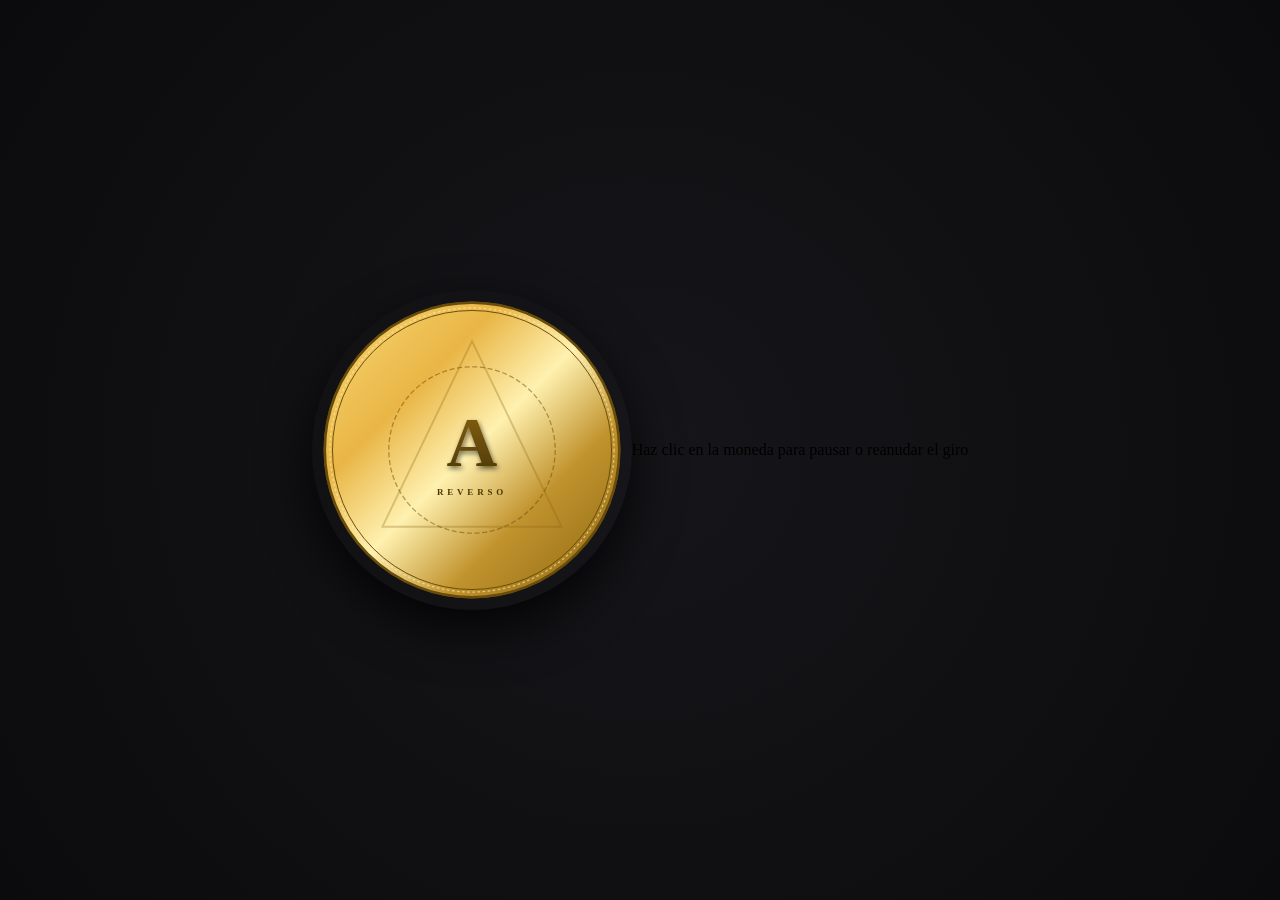
<file: aso.html>
<!DOCTYPE html>
<html lang="es">
<head>
    <meta charset="UTF-8">
    <meta name="viewport" content="width=device-width, initial-scale=1.0">
    <title>Moneda Giratoria METHAURUM</title>
    <link rel="stylesheet" href="css/aso.css">
</head>
<body>
    <div class="coin-container">
        <div class="coin" id="coin">
            <!-- Cara frontal de la moneda -->
            <div class="coin-face front">
                <svg viewBox="0 0 500 500" width="100%" height="100%">
                    <defs>
                        <!-- Gradiente dorado para la moneda -->
                        <linearGradient id="gold-grad" x1="0%" y1="0%" x2="100%" y2="100%">
                            <stop offset="0%" stop-color="#f9d976" />
                            <stop offset="30%" stop-color="#e9b646" />
                            <stop offset="50%" stop-color="#fff1b0" />
                            <stop offset="70%" stop-color="#c1932e" />
                            <stop offset="100%" stop-color="#8a640f" />
                        </linearGradient>
                        <!-- Gradiente para el relieve oscuro/profundidad -->
                        <linearGradient id="dark-gold" x1="0%" y1="0%" x2="0%" y2="100%">
                            <stop offset="0%" stop-color="#8a640f" />
                            <stop offset="100%" stop-color="#4a3504" />
                        </linearGradient>
                        <filter id="shadow" x="-20%" y="-20%" width="140%" height="140%">
                            <feDropShadow dx="2" dy="4" stdDeviation="4" flood-opacity="0.6"/>
                        </filter>
                    </defs>

                    <!-- Cuerpo base de la moneda -->
                    <circle cx="250" cy="250" r="230" fill="url(#gold-grad)" stroke="#684c0b" stroke-width="4" />
                    <!-- Borde interior ranurado o biselado -->
                    <circle cx="250" cy="250" r="222" fill="none" stroke="#fff1b0" stroke-width="2" stroke-dasharray="4,4" opacity="0.6" />
                    <circle cx="250" cy="250" r="218" fill="none" stroke="#684c0b" stroke-width="1.5" />

                    <!-- Estructura geométrica de la gran "A" (Inspirada en el logotipo) -->
                    <path d="M 250 60 L 410 390 L 350 390 L 250 170 L 150 390 L 90 390 Z" fill="url(#dark-gold)" opacity="0.15" />
                    <path d="M 250 70 L 400 380 L 360 380 L 250 190 L 140 380 L 100 380 Z" fill="url(#gold-grad)" filter="url(#shadow)" />

                    <!-- Elemento Químico 'Au' en relieve -->
                    <text x="250" y="240" font-family="'Cinzel', 'Georgia', serif" font-size="75" font-weight="bold" fill="url(#dark-gold)" text-anchor="middle" filter="url(#shadow)">Au</text>

                    <!-- Masa Atómica / Detalles a la derecha -->
                    <text x="365" y="370" font-family="sans-serif" font-size="14" font-weight="bold" fill="#523b07">79</text>

                    <!-- Texto METHAURUM en la parte inferior, arqueado sutilmente o centrado abajo -->
                    <text x="250" y="340" font-family="'Cinzel', 'Georgia', serif" font-size="24" font-weight="bold" fill="#4a3504" letter-spacing="4" text-anchor="middle">METHAURUM</text>
                </svg>
            </div>
            
            <!-- Cara posterior de la moneda (Cruz) -->
            <div class="coin-face back">
                <svg viewBox="0 0 500 500" width="100%" height="100%">
                    <!-- Cuerpo base trasero -->
                    <circle cx="250" cy="250" r="230" fill="url(#gold-grad)" stroke="#684c0b" stroke-width="4" />
                    <circle cx="250" cy="250" r="222" fill="none" stroke="#fff1b0" stroke-width="2" stroke-dasharray="4,4" opacity="0.6" />
                    <circle cx="250" cy="250" r="218" fill="none" stroke="#684c0b" stroke-width="1.5" />

                    <!-- Reutilizando la misma silueta de la A de manera inversa/simétrica o como sello trasero -->
                    <path d="M 250 80 L 390 370 L 110 370 Z" fill="none" stroke="#8a640f" stroke-width="3" opacity="0.3" />
                    
                    <!-- Un escudo circular interno sutil -->
                    <circle cx="250" cy="250" r="130" fill="none" stroke="#684c0b" stroke-width="2" stroke-dasharray="8,4" opacity="0.5" />
                    
                    <!-- Isotipo simplificado central -->
                    <text x="250" y="275" font-family="'Cinzel', 'Georgia', serif" font-size="110" font-weight="bold" fill="url(#dark-gold)" text-anchor="middle" filter="url(#shadow)">A</text>
                    <text x="250" y="320" font-family="'Cinzel', 'Georgia', serif" font-size="14" font-weight="bold" fill="#4a3504" letter-spacing="6" text-anchor="middle">REVERSO</text>
                </svg>
            </div>
        </div>
    </div>

    <!-- Instrucción de interacción -->
    <div class="instruction">Haz clic en la moneda para pausar o reanudar el giro</div>

    <script src="script/asoc.js"></script>
</body>
</html>
</file>
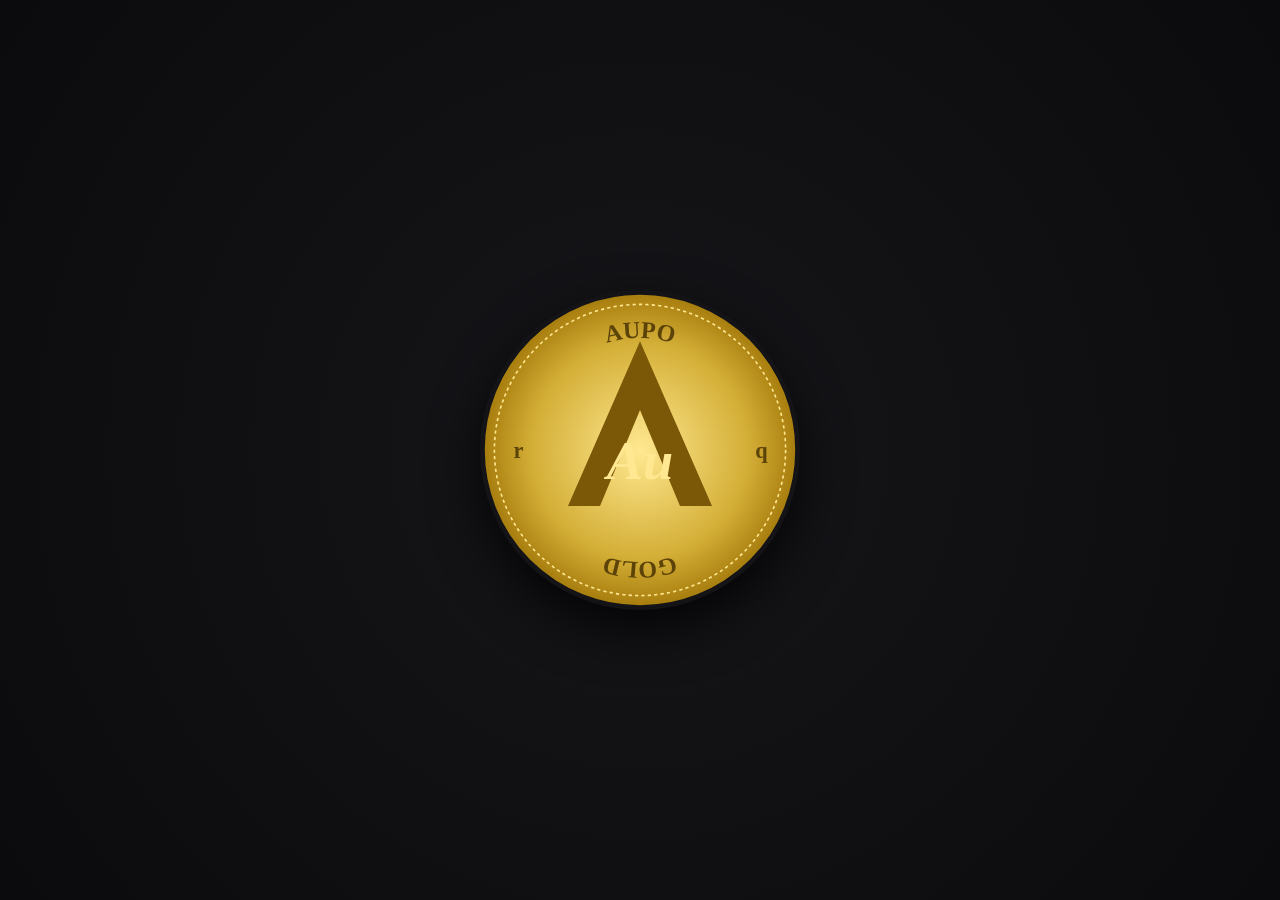
<file: asoc.html>
<!DOCTYPE html>
<html lang="es">
<head>
    <meta charset="UTF-8">
    <meta name="viewport" content="width=device-width, initial-scale=1.0">
    <title>Moneda METHAURUM 3D</title>
    <link rel="stylesheet" href="css/aso.css">
</head>
<body>
    <div class="coin-container" id="coinContainer">
        <div class="coin" id="coin">
            <!-- CARA FRONTAL (Anverso) -->
            <div class="coin-face coin-front">
                <svg viewBox="0 0 200 200" width="100%" height="100%">
                    <defs>
                        <radialGradient id="gold" cx="50%" cy="50%" r="50%">
                            <stop offset="0%" stop-color="#ffe891"/>
                            <stop offset="70%" stop-color="#d4af37"/>
                            <stop offset="100%" stop-color="#aa8010"/>
                        </radialGradient>
                    </defs>
                    <!-- Cuerpo Moneda -->
                    <circle cx="100" cy="100" r="96" fill="url(#gold)" stroke="#aa8010" stroke-width="2"/>
                    <circle cx="100" cy="100" r="91" fill="none" stroke="#ffe891" stroke-width="1" stroke-dasharray="2,2"/>
                    
                    <!-- Textos Periféricos (Curvos) -->
                    <path id="frontTopPath" d="M 30,100 A 70,70 0 0,1 170,100" fill="none"/>
                    <path id="frontBottomPath" d="M 170,100 A 70,70 0 0,1 30,100" fill="none"/>
                    <text font-family="serif" font-weight="bold" font-size="15" fill="#5c4308" text-anchor="middle">
                        <textPath href="#frontTopPath" startOffset="50%">AUPO</textPath>
                    </text>
                    <text font-family="serif" font-weight="bold" font-size="15" fill="#5c4308" text-anchor="middle">
                        <textPath href="#frontBottomPath" startOffset="50%">GOLD</textPath>
                    </text>
                    
                    <!-- Textos Laterales -->
                    <text x="24" y="105" font-family="serif" font-size="14" font-weight="bold" fill="#5c4308" text-anchor="middle">r</text>
                    <text x="176" y="105" font-family="serif" font-size="14" font-weight="bold" fill="#5c4308" text-anchor="middle">q</text>
                    
                    <!-- Icono Central (Letra A geométrica y Au) -->
                    <polygon points="100,32 145,135 125,135 100,75 75,135 55,135" fill="#7a5807"/>
                    <text x="100" y="118" font-family="serif" font-size="34" font-weight="bold" fill="#ffe891" font-style="italic" text-anchor="middle">Au</text>
                </svg>
            </div>

            <!-- CARA TRASERA (Reverso) -->
            <div class="coin-face coin-back">
                <svg viewBox="0 0 200 200" width="100%" height="100%">
                    <circle cx="100" cy="100" r="96" fill="url(#gold)" stroke="#aa8010" stroke-width="2"/>
                    <circle cx="100" cy="100" r="91" fill="none" stroke="#ffe891" stroke-width="1" stroke-dasharray="2,2"/>
                    
                    <!-- Textos Periféricos -->
                    <path id="backTopPath" d="M 30,100 A 70,70 0 0,1 170,100" fill="none"/>
                    <path id="backBottomPath" d="M 170,100 A 70,70 0 0,1 30,100" fill="none"/>
                    <text font-family="serif" font-weight="bold" font-size="20" fill="#5c4308" text-anchor="middle">
                        <textPath href="#backTopPath" startOffset="50%">π</textPath>
                    </text>
                    <text font-family="serif" font-weight="bold" font-size="15" fill="#5c4308" text-anchor="middle">
                        <textPath href="#backBottomPath" startOffset="50%">88829</textPath>
                    </text>
                    
                    <!-- Iconos Laterales -->
                    <text x="24" y="105" font-family="serif" font-size="15" fill="#5c4308" text-anchor="middle">⚡</text>
                    <text x="176" y="105" font-family="serif" font-size="12" font-weight="bold" fill="#5c4308" text-anchor="middle">479</text>
                    
                    <!-- Centro: Número 5 grande -->
                    <text x="100" y="125" font-family="serif" font-size="75" font-weight="bold" fill="#7a5807" text-anchor="middle">5</text>
                </svg>
            </div>
        </div>
    </div>
    <script src="script/asoc.js"></script>
</body>
</html>
</file>
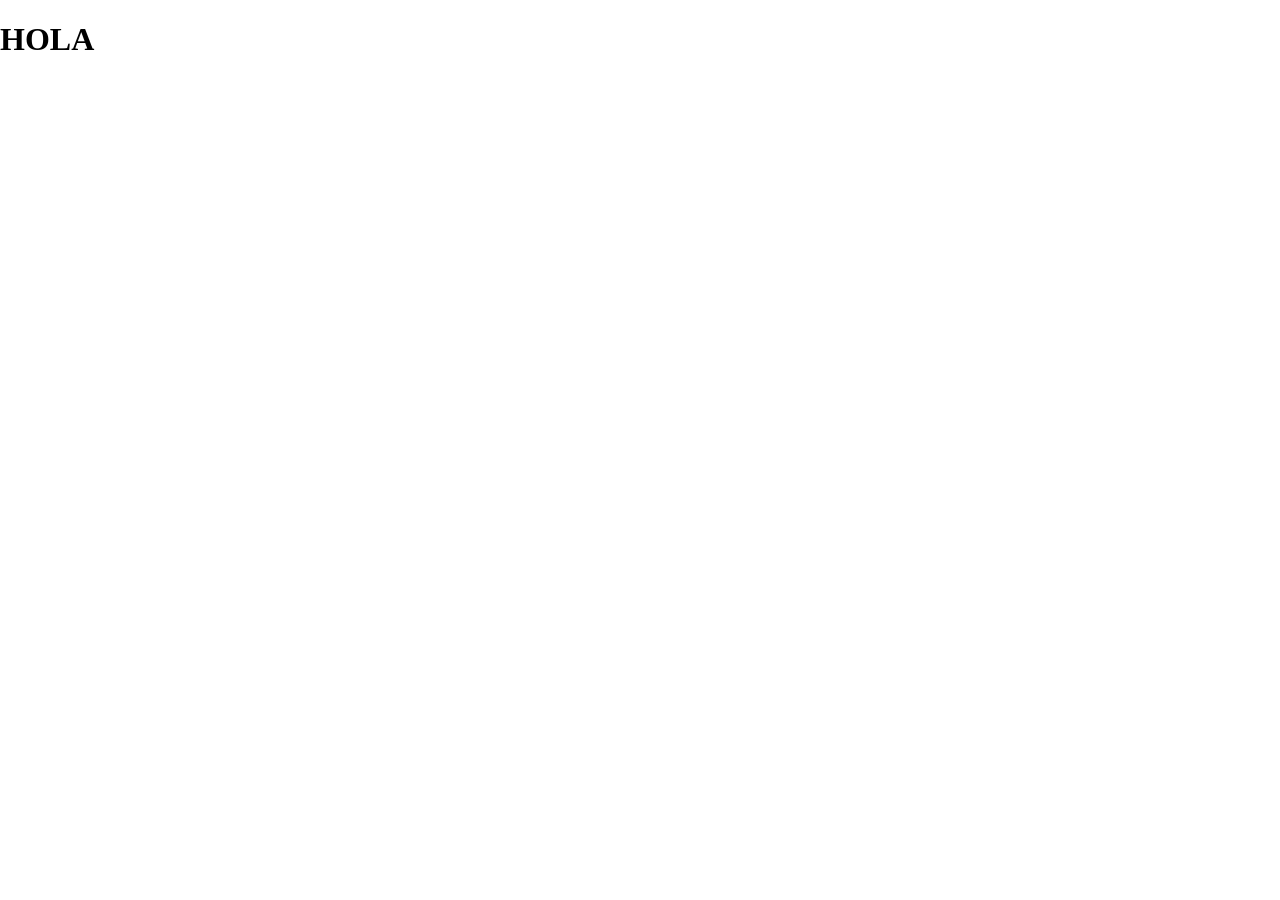
<file: ovni.html>
<!DOCTYPE html>
<html lang="es">
<head>
    <meta charset="UTF-8">
    <meta name="viewport" content="width=device-width, initial-scale=1.0">
    <title>GIF de fondo</title>
    <link href="css/ovni.css" rel="stylesheet" />
</head>
<body>
    <h1>HOLA</h1>
<div class="contenedor-video">
  <video autoplay muted loop playsinline id="video-fondo">
    <source src="gif/djalci.mp4" type="video/mp4">
    Tu navegador no soporta el formato de video.
  </video>
</div>

<div class="contenido">
  <h1>Tu contenido aquí</h1>
</div>

</body>
</html>
</file>
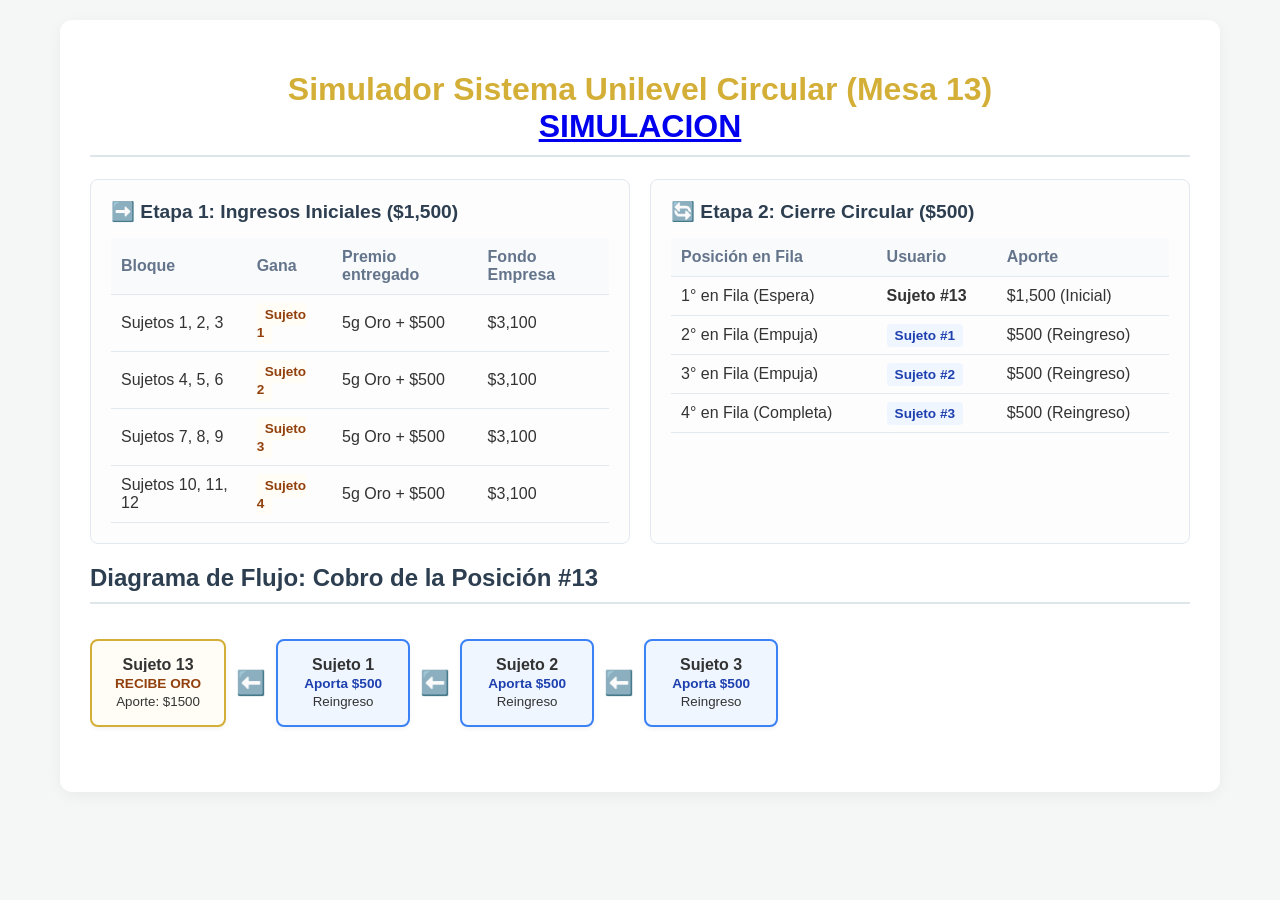
<file: sistema_bootstrap.html>
<!DOCTYPE html>
<html lang="es">
<head>
    <meta charset="UTF-8">
    <meta name="viewport" content="width=device-width, initial-scale=1.0">
    <title>Sistema Unilevel Circular - GLD</title>
    <style>
        body { font-family: 'Segoe UI', sans-serif; background-color: #f4f7f6; color: #333; margin: 0; padding: 20px; }
        .container { max-width: 1100px; margin: 0 auto; background: #fff; padding: 30px; border-radius: 12px; box-shadow: 0 4px 15px rgba(0,0,0,0.05); }
        h1, h2 { color: #2c3e50; border-bottom: 2px solid #dfe6e9; padding-bottom: 10px; }
        h1 { text-align: center; color: #d4af37; }
        .grid { display: grid; grid-template-columns: 1fr 1fr; gap: 20px; margin-top: 20px; }
        @media(max-width: 768px) { .grid { grid-template-columns: 1fr; } }
        .card { background: #fdfdfd; border: 1px solid #e2e8f0; border-radius: 8px; padding: 20px; }
        .card-title { font-weight: bold; font-size: 1.2em; margin-bottom: 15px; color: #2c3e50; }
        table { width: 100%; border-collapse: collapse; margin-top: 10px; }
        th, td { padding: 10px; text-align: left; border-bottom: 1px solid #e2e8f0; }
        th { background-color: #f8fafc; color: #64748b; }
        .badge { padding: 4px 8px; border-radius: 4px; font-size: 0.85em; font-weight: bold; }
        .winner { border-color: #d4af37; background: #fffdf5; color: #92400e; }
        .reentry { border-color: #3b82f6; background: #eff6ff; color: #1e40af; }
        .visual-row { display: flex; align-items: center; gap: 10px; margin: 25px 0; overflow-x: auto; padding: 10px 0; }
        .node { background: #fff; border: 2px solid #cbd5e1; padding: 15px; border-radius: 8px; min-width: 100px; text-align: center; box-shadow: 0 2px 5px rgba(0,0,0,0.05); }
        .node.winner-card { border-color: #d4af37; background: #fffdf5; }
        .node.reentry-card { border-color: #3b82f6; background: #eff6ff; }
        .arrow { font-size: 1.5em; color: #94a3b8; }
    </style>
</head>
<body>
<div class="container">
    <h1>Simulador Sistema Unilevel Circular (Mesa 13)<br />
    <a href="simulacion.html">SIMULACION</a></h1>
    <div class="grid">
        <div class="card">
            <div class="card-title">➡️ Etapa 1: Ingresos Iniciales ($1,500)<br /></div>
            <table>
                <thead>
                    <tr><th>Bloque</th><th>Gana</th><th>Premio entregado</th><th>Fondo Empresa</th></tr>
                </thead>
                <tbody>
                    <tr><td>Sujetos 1, 2, 3</td><td><span class="badge winner">Sujeto 1</span></td><td>5g Oro + $500</td><td>$3,100</td></tr>
                    <tr><td>Sujetos 4, 5, 6</td><td><span class="badge winner">Sujeto 2</span></td><td>5g Oro + $500</td><td>$3,100</td></tr>
                    <tr><td>Sujetos 7, 8, 9</td><td><span class="badge winner">Sujeto 3</span></td><td>5g Oro + $500</td><td>$3,100</td></tr>
                    <tr><td>Sujetos 10, 11, 12</td><td><span class="badge winner">Sujeto 4</span></td><td>5g Oro + $500</td><td>$3,100</td></tr>
                </tbody>
            </table>
        </div>
        <div class="card">
            <div class="card-title">🔄 Etapa 2: Cierre Circular ($500)</div>
            <table>
                <thead>
                    <tr><th>Posición en Fila</th><th>Usuario</th><th>Aporte</th></tr>
                </thead>
                <tbody>
                    <tr><td>1° en Fila (Espera)</td><td><strong>Sujeto #13</strong></td><td>$1,500 (Inicial)</td></tr>
                    <tr><td>2° en Fila (Empuja)</td><td><span class="badge reentry">Sujeto #1</span></td><td>$500 (Reingreso)</td></tr>
                    <tr><td>3° en Fila (Empuja)</td><td><span class="badge reentry">Sujeto #2</span></td><td>$500 (Reingreso)</td></tr>
                    <tr><td>4° en Fila (Completa)</td><td><span class="badge reentry">Sujeto #3</span></td><td>$500 (Reingreso)</td></tr>
                </tbody>
            </table>
        </div>
    </div>

    <h2>Diagrama de Flujo: Cobro de la Posición #13</h2>
    <div class="visual-row">
        <div class="node winner-card">
            <strong>Sujeto 13</strong><br><span class="badge winner">RECIBE ORO</span><br><small>Aporte: $1500</small>
        </div>
        <div class="arrow">⬅️</div>
        <div class="node reentry-card">
            <strong>Sujeto 1</strong><br><span class="badge reentry">Aporta $500</span><br><small>Reingreso</small>
        </div>
        <div class="arrow">⬅️</div>
        <div class="node reentry-card">
            <strong>Sujeto 2</strong><br><span class="badge reentry">Aporta $500</span><br><small>Reingreso</small>
        </div>
        <div class="arrow">⬅️</div>
        <div class="node reentry-card">
            <strong>Sujeto 3</strong><br><span class="badge reentry">Aporta $500</span><br><small>Reingreso</small>
        </div>
    </div>
</div>
</body>
</html>
</file>
<file: css/aso.css>
/* Fondo oscuro premium para resaltar el oro */
body {
    margin: 0;
    height: 100vh;
    display: flex;
    justify-content: center;
    align-items: center;
    background: radial-gradient(circle, #16161a 0%, #0b0b0d 100%);
    overflow: hidden;
    perspective: 1000px;
}

.coin-container {
    width: 320px;
    height: 320px;
    cursor: pointer;
    transition: transform 0.1s ease;
}

.coin {
    width: 100%;
    height: 100%;
    position: relative;
    transform-style: preserve-3d;
    animation: spinGold 4s linear infinite;
    box-shadow: 0 20px 50px rgba(0, 0, 0, 0.8);
    border-radius: 50%;
}

/* Estado de pausa controlado por JS */
.coin.paused {
    animation-play-state: paused;
}

.coin-face {
    position: absolute;
    width: 100%;
    height: 100%;
    backface-visibility: hidden;
    border-radius: 50%;
}

.coin-front {
    transform: rotateY(0deg);
}

.coin-back {
    transform: rotateY(180deg);
}

/* Animación de rotación infinita estilo moneda física */
@keyframes spinGold {
    0% {
        transform: rotateY(0deg);
    }
    100% {
        transform: rotateY(360deg);
    }
}
</file>
<file: css/ovni.css>
body, html {
  margin: 0;
  padding: 0;
  width: 100%;
  height: 100%;
  overflow: hidden;
}

.contenedor-video {
  position: fixed;
  top: 0;
  left: 0;
  width: 100%;
  height: 100%;
  z-index: -1;
  overflow: hidden;
}

#video-fondo {
  width: 100%;
  height: 100%;
  object-fit: cover;
}

.contenido {
  position: relative;
  z-index: 1;
  color: white;
  text-align: center;
  top: 50%;
  transform: translateY(-50%);
}
</file>
